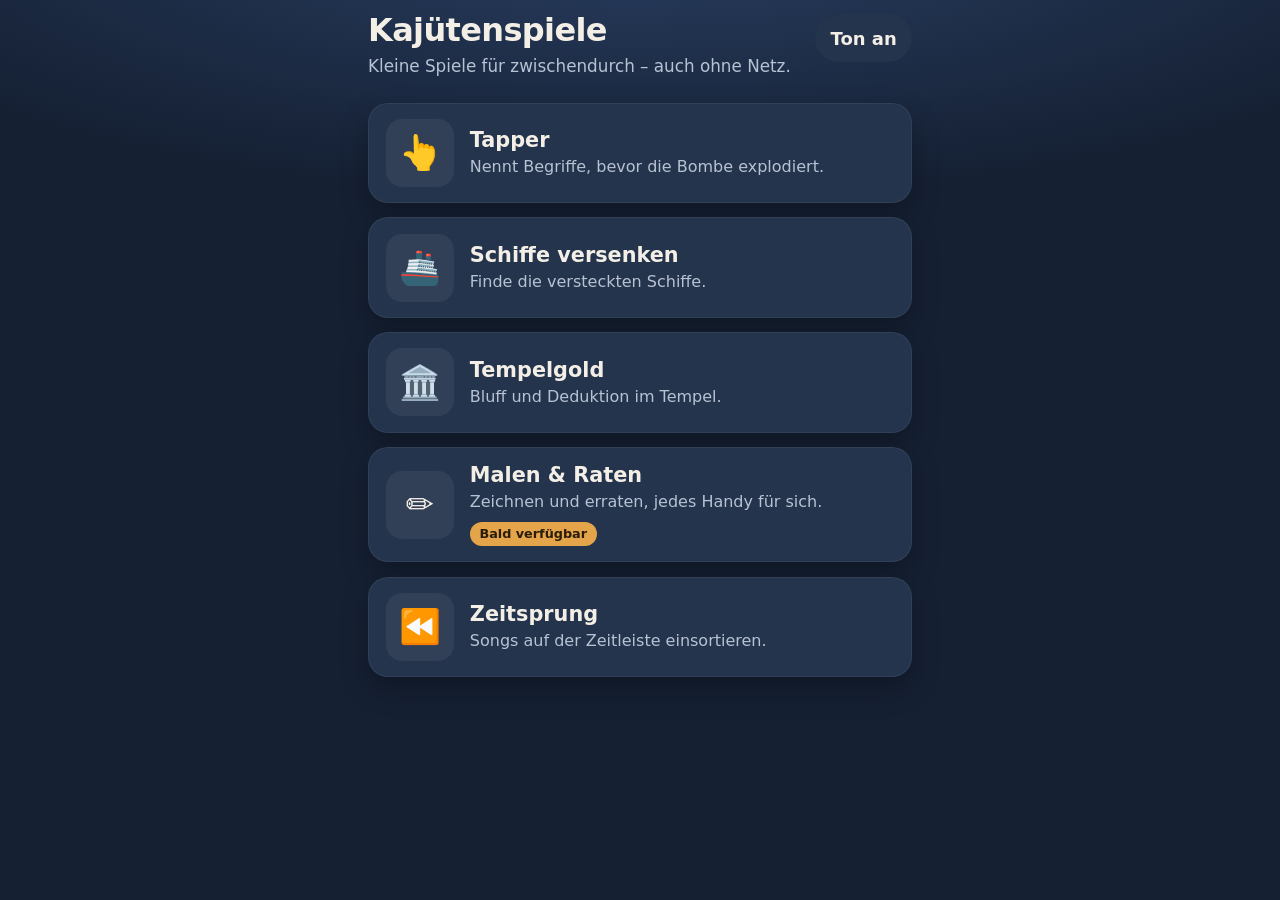
<file: index.html>
<!DOCTYPE html>
<html lang="de">
<head>
  <meta charset="utf-8">
  <meta name="viewport" content="width=device-width, initial-scale=1, viewport-fit=cover, interactive-widget=resizes-content">
  <meta name="color-scheme" content="dark">
  <meta name="theme-color" content="#152033">
  <meta name="description" content="Kajütenspiele – kleine Spiele, auch ohne Internet.">
  <meta name="mobile-web-app-capable" content="yes">
  <meta name="apple-mobile-web-app-capable" content="yes">
  <meta name="apple-mobile-web-app-status-bar-style" content="black-translucent">
  <meta name="apple-mobile-web-app-title" content="Kajütenspiele">
  <title>Kajütenspiele</title>
  <link rel="icon" href="./icons/icon-192.png" type="image/png">
  <link rel="apple-touch-icon" href="./icons/apple-touch-icon.png">
  <link rel="manifest" href="./manifest.json">
  <link rel="stylesheet" href="./shared/styles.css">
</head>
<body class="page">
  <!-- Sichtbarer Titel kommt aus shared/games.js (APP_NAME). -->
  <div id="app" class="shell"></div>
  <noscript>
    <p class="tagline">Kajütenspiele brauchen JavaScript.</p>
  </noscript>
  <script type="module" src="./shared/hub.js"></script>
</body>
</html>
</file>
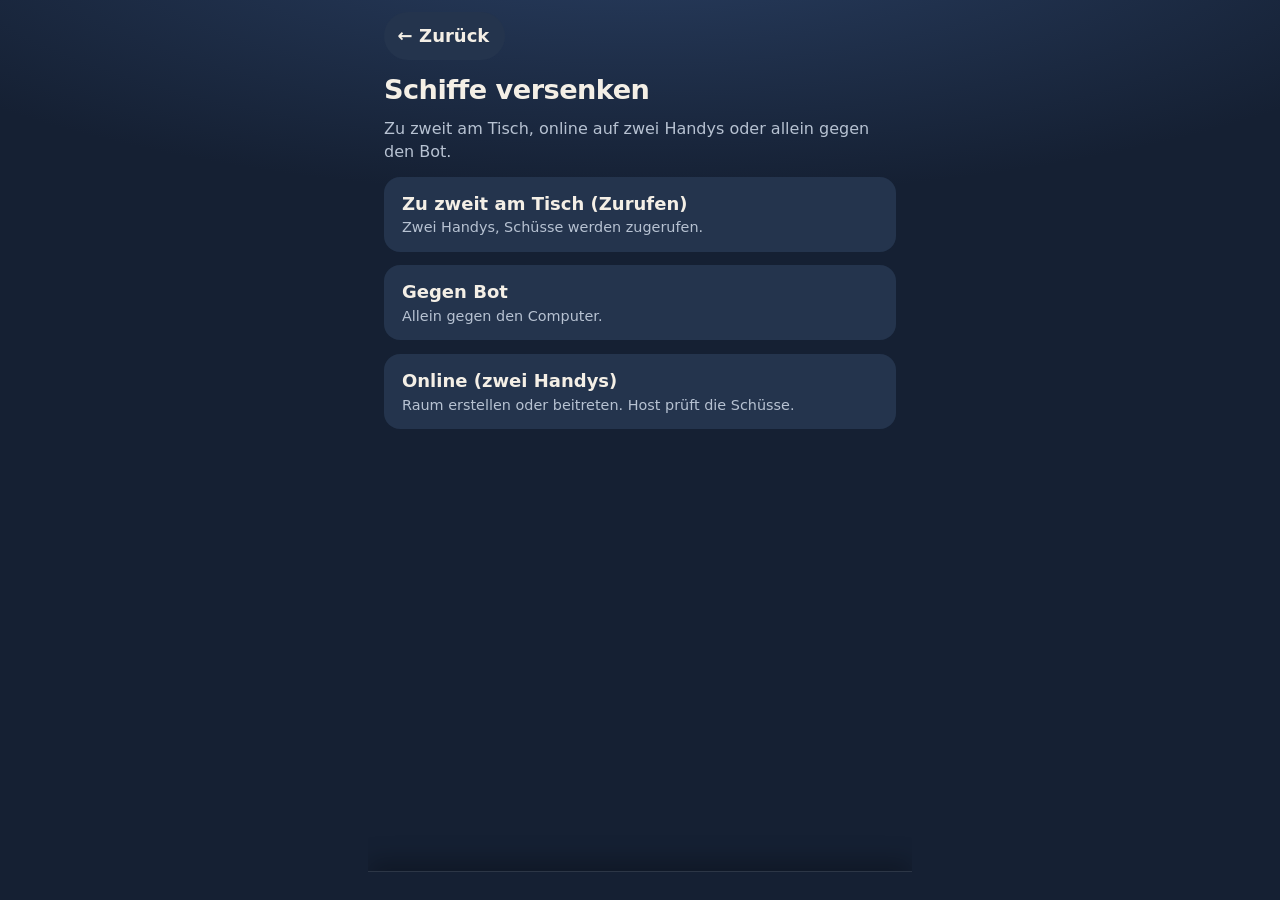
<file: games/schiffe/index.html>
<!DOCTYPE html>
<html lang="de">
<head>
  <meta charset="utf-8">
  <meta name="viewport" content="width=device-width, initial-scale=1, viewport-fit=cover, interactive-widget=resizes-content">
  <meta name="color-scheme" content="dark">
  <meta name="theme-color" content="#152033">
  <meta name="description" content="Schiffe versenken – Schüsse zurufen, die App wertet aus.">
  <meta name="mobile-web-app-capable" content="yes">
  <meta name="apple-mobile-web-app-capable" content="yes">
  <meta name="apple-mobile-web-app-status-bar-style" content="black-translucent">
  <meta name="apple-mobile-web-app-title" content="Kajütenspiele">
  <title>Schiffe versenken – Kajütenspiele</title>
  <script>
    (function () {
      var path = location.pathname;
      var dir = path.endsWith("/")
        ? path
        : path.slice(path.lastIndexOf("/") + 1).indexOf(".") >= 0
          ? path.slice(0, path.lastIndexOf("/") + 1)
          : path + "/";
      var base = document.createElement("base");
      base.href = dir;
      document.head.appendChild(base);
    })();
  </script>
  <link rel="icon" href="../../icons/icon-192.png" type="image/png">
  <link rel="apple-touch-icon" href="../../icons/apple-touch-icon.png">
  <link rel="manifest" href="../../manifest.json">
  <link rel="stylesheet" href="../../shared/styles.css">
  <link rel="stylesheet" href="./game.css">
</head>
<body class="page schiffe">
  <div id="app"></div>
  <script type="module" src="./ui.js"></script>
</body>
</html>
</file>
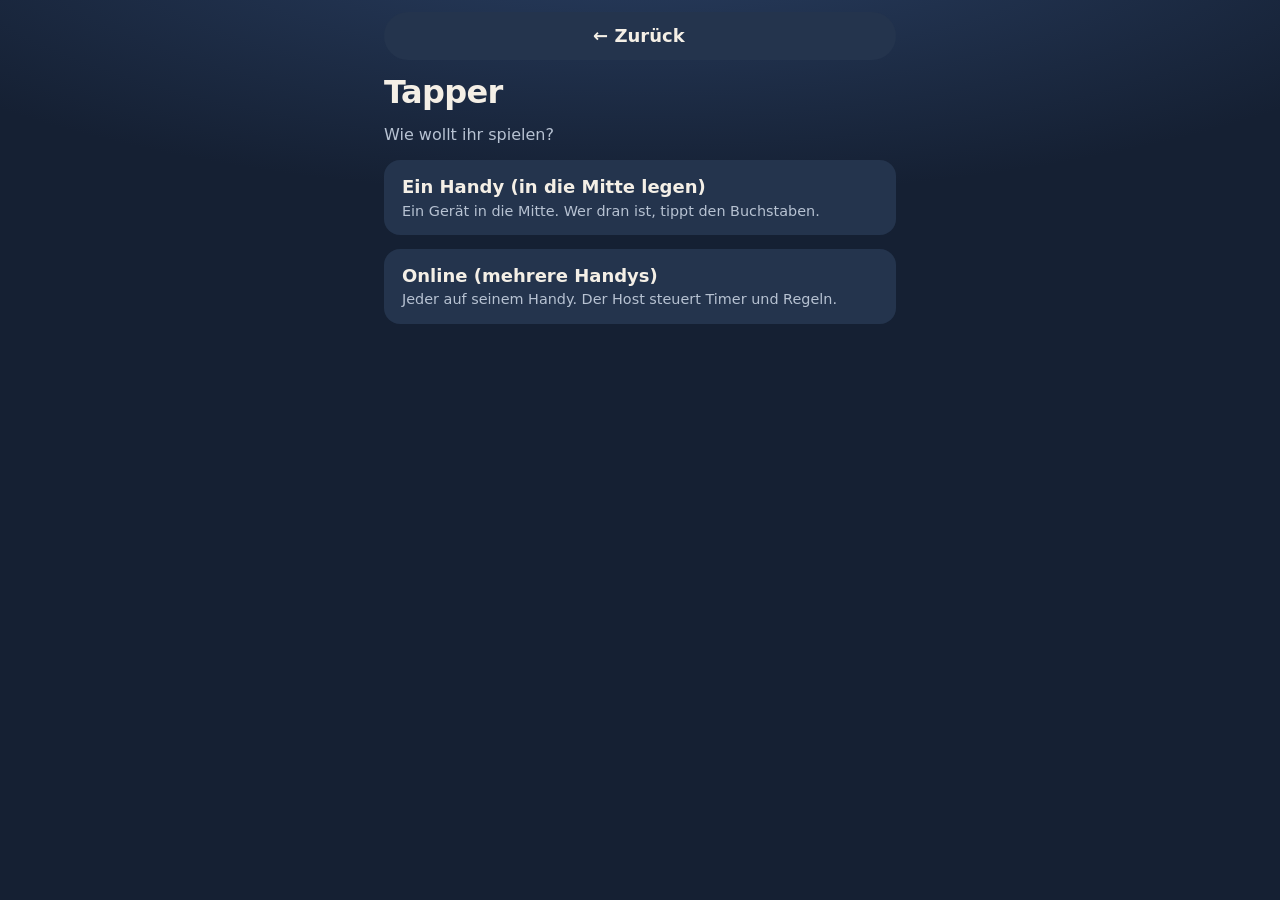
<file: games/tapper/index.html>
<!DOCTYPE html>
<html lang="de">
<head>
  <meta charset="utf-8">
  <meta name="viewport" content="width=device-width, initial-scale=1, viewport-fit=cover, interactive-widget=resizes-content">
  <meta name="color-scheme" content="dark">
  <meta name="theme-color" content="#152033">
  <meta name="description" content="Tapper – Begriffe nennen, bevor die Bombe tickt.">
  <meta name="mobile-web-app-capable" content="yes">
  <meta name="apple-mobile-web-app-capable" content="yes">
  <meta name="apple-mobile-web-app-status-bar-style" content="black-translucent">
  <meta name="apple-mobile-web-app-title" content="Kajütenspiele">
  <title>Tapper – Kajütenspiele</title>
  <script>
    (function () {
      var path = location.pathname;
      var dir = path.endsWith("/")
        ? path
        : path.slice(path.lastIndexOf("/") + 1).indexOf(".") >= 0
          ? path.slice(0, path.lastIndexOf("/") + 1)
          : path + "/";
      var base = document.createElement("base");
      base.href = dir;
      document.head.appendChild(base);
    })();
  </script>
  <link rel="icon" href="../../icons/icon-192.png" type="image/png">
  <link rel="apple-touch-icon" href="../../icons/apple-touch-icon.png">
  <link rel="manifest" href="../../manifest.json">
  <link rel="stylesheet" href="../../shared/styles.css">
  <link rel="stylesheet" href="./game.css">
</head>
<body class="page tapper">
  <div id="app"></div>
  <script type="module" src="./ui.js"></script>
</body>
</html>
</file>
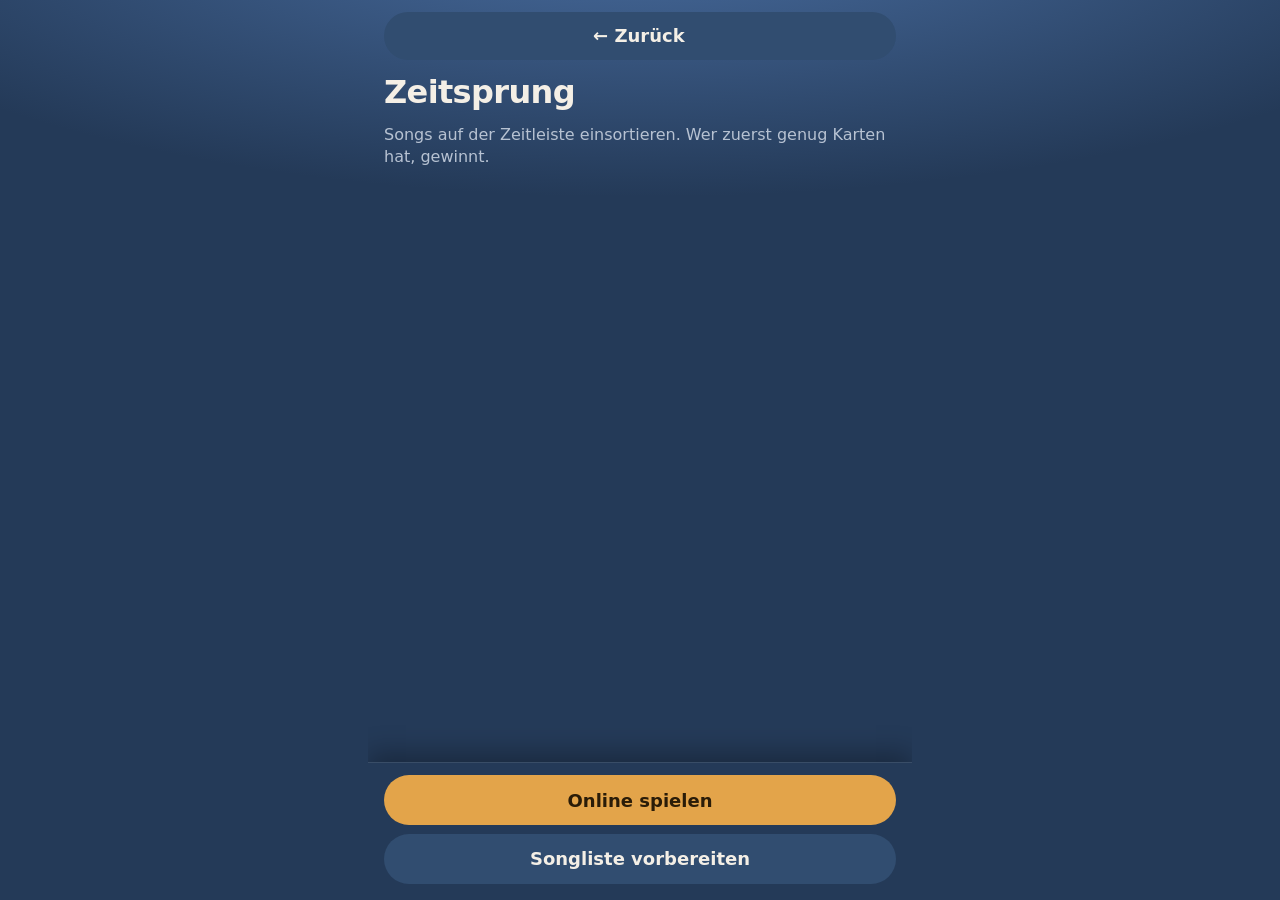
<file: games/zeitsprung/index.html>
<!DOCTYPE html>
<html lang="de">
<head>
  <meta charset="utf-8">
  <meta name="viewport" content="width=device-width, initial-scale=1, viewport-fit=cover, interactive-widget=resizes-content">
  <meta name="color-scheme" content="dark">
  <meta name="theme-color" content="#152033">
  <meta name="description" content="Zeitsprung – Songs auf der Zeitleiste einsortieren.">
  <meta name="mobile-web-app-capable" content="yes">
  <meta name="apple-mobile-web-app-capable" content="yes">
  <meta name="apple-mobile-web-app-status-bar-style" content="black-translucent">
  <meta name="apple-mobile-web-app-title" content="Kajütenspiele">
  <title>Zeitsprung – Kajütenspiele</title>
  <script>
    (function () {
      var path = location.pathname;
      var dir = path.endsWith("/")
        ? path
        : path.slice(path.lastIndexOf("/") + 1).indexOf(".") >= 0
          ? path.slice(0, path.lastIndexOf("/") + 1)
          : path + "/";
      var base = document.createElement("base");
      base.href = dir;
      document.head.appendChild(base);
    })();
  </script>
  <link rel="icon" href="../../icons/icon-192.png" type="image/png">
  <link rel="apple-touch-icon" href="../../icons/apple-touch-icon.png">
  <link rel="manifest" href="../../manifest.json">
  <link rel="stylesheet" href="../../shared/styles.css">
  <link rel="stylesheet" href="./game.css">
</head>
<body class="page zeitsprung">
  <div id="app"></div>
  <script type="module" src="./ui.js"></script>
</body>
</html>
</file>
<file: shared/styles.css>
:root {
  color-scheme: dark;
  --bg: #152033;
  --bg-glow: #2a4064;
  --surface: #24344d;
  --surface-hover: #2d4060;
  --text: #f4efe6;
  --muted: #b7c2d2;
  --accent: #e3a44a;
  --accent-ink: #2a1c08;
  --radius: 1.25rem;
  --shadow: 0 12px 28px rgba(0, 0, 0, 0.28);
  --font: "Segoe UI", system-ui, sans-serif;
  --safe-top: env(safe-area-inset-top, 0px);
  --safe-right: env(safe-area-inset-right, 0px);
  --safe-bottom: env(safe-area-inset-bottom, 0px);
  --safe-left: env(safe-area-inset-left, 0px);
  --dock-bottom: calc(16px + env(safe-area-inset-bottom, 0px));
  --page-bottom: var(--dock-bottom);
  --page-pad-x: 1rem;
}

*,
*::before,
*::after {
  box-sizing: border-box;
}

* {
  -webkit-tap-highlight-color: transparent;
}

html,
body {
  height: 100%;
  margin: 0;
  overflow: hidden;
  touch-action: manipulation;
  overscroll-behavior: none;
  user-select: none;
  -webkit-user-select: none;
  -webkit-touch-callout: none;
}

html {
  color-scheme: dark;
  background: var(--bg);
}

body {
  background:
    radial-gradient(120% 55% at 50% -10%, var(--bg-glow) 0%, transparent 58%),
    var(--bg);
  color: var(--text);
  font-family: var(--font);
  font-size: 18px;
  line-height: 1.4;
  text-size-adjust: 100%;
  -webkit-text-size-adjust: 100%;
}

/* Füllt das sichtbare Fenster – kein 100vh/100dvh, sonst schiebt Padding die Leiste hinter die Nav. */
#app {
  position: fixed;
  inset: 0;
  display: flex;
  flex-direction: column;
  overflow: hidden;
}

body.has-update #app {
  padding-bottom: 4.75rem;
}

button,
a {
  touch-action: manipulation;
}

:focus {
  outline: none;
}

:focus-visible {
  outline: 3px solid var(--accent);
  outline-offset: 3px;
}

#app.shell {
  overflow-x: hidden;
  overflow-y: auto;
  overscroll-behavior: contain;
  -webkit-overflow-scrolling: touch;
  padding: calc(0.75rem + var(--safe-top)) var(--page-pad-x) var(--dock-bottom);
}

.shell > .hub-header,
.shell > main {
  width: min(100%, 34rem);
  margin-inline: auto;
}

h1,
h2,
p {
  margin: 0;
}

.hub-header {
  display: flex;
  align-items: flex-start;
  justify-content: space-between;
  gap: 1rem;
  margin-bottom: 1.5rem;
}

.hub-heading {
  min-width: 0;
  flex: 1;
}

h1 {
  font-size: 2rem;
  line-height: 1.15;
  letter-spacing: -0.02em;
}

.tagline {
  margin-top: 0.4rem;
  color: var(--muted);
  font-size: 1.05rem;
}

.sound-toggle,
.back,
.update-banner button {
  min-height: 48px;
  min-width: 48px;
  border: 0;
  border-radius: 999px;
  background: var(--surface);
  color: var(--text);
  font: inherit;
  font-weight: 700;
  cursor: pointer;
}

.sound-toggle {
  flex: 0 0 auto;
  margin-top: 0.15rem;
  padding: 0 0.95rem;
}

.sound-toggle[aria-pressed="false"] {
  color: var(--muted);
}

.tiles {
  list-style: none;
  margin: 0;
  padding: 0;
  display: flex;
  flex-direction: column;
  gap: 0.9rem;
}

.tile {
  display: flex;
  align-items: center;
  gap: 1rem;
  min-height: 6.25rem;
  padding: 0.95rem 1.05rem;
  border: 1px solid rgba(255, 255, 255, 0.06);
  border-radius: var(--radius);
  background: var(--surface);
  box-shadow: var(--shadow);
  color: inherit;
  text-decoration: none;
  cursor: pointer;
}

.tile-emoji {
  flex: 0 0 auto;
  width: 4.25rem;
  height: 4.25rem;
  display: grid;
  place-items: center;
  border-radius: 1rem;
  background: rgba(255, 255, 255, 0.06);
  font-size: 2.1rem;
  line-height: 1;
}

.tile-text {
  display: flex;
  flex-direction: column;
  align-items: flex-start;
  gap: 0.2rem;
  min-width: 0;
}

.tile-name {
  font-size: 1.3rem;
  line-height: 1.2;
}

.tile-desc {
  color: var(--muted);
  font-size: 1rem;
  line-height: 1.35;
}

.badge {
  display: inline-block;
  margin-top: 0.35rem;
  padding: 0.2rem 0.6rem;
  border-radius: 999px;
  background: var(--accent);
  color: var(--accent-ink);
  font-size: 0.8rem;
  font-weight: 700;
  line-height: 1.4;
}

@media (hover: hover) {
  .tile:hover,
  .back:hover,
  .sound-toggle:hover {
    background: var(--surface-hover);
  }
}

.tile:active,
.back:active,
.sound-toggle:active,
.update-banner button:active {
  transform: scale(0.985);
}

body.page .shell {
  display: flex;
  flex-direction: column;
}

body.schiffe #app,
body.tapper #app,
body.online-test #app,
body.spotify-test #app {
  padding-top: var(--safe-top);
  padding-left: var(--safe-left);
  padding-right: var(--safe-right);
}

.screen {
  flex: 1;
  min-height: 0;
  width: min(100%, 34rem);
  margin-inline: auto;
  display: flex;
  flex-direction: column;
  overflow: hidden;
}

.screen-body {
  flex: 1;
  min-height: 0;
  overflow-x: hidden;
  overflow-y: auto;
  overscroll-behavior: contain;
  -webkit-overflow-scrolling: touch;
  padding: 0.75rem var(--page-pad-x) 1rem;
  display: flex;
  flex-direction: column;
  gap: 0.85rem;
  align-items: stretch;
}

/* In scrollbaren Bereichen nichts zusammendrücken – Höhe folgt dem Inhalt. */
.screen-body > *,
.screen-body .choices,
.screen-body .stack,
.screen-body .choice,
.screen-body .switch-row,
.screen-body .note,
.screen-body .player-row,
.screen-body .preset,
.screen-body .lobby-settings,
.screen-body .lobby-settings-body > *,
.screen-body .lobby-player,
.screen-body .group-label,
.screen-body .stepper,
.screen-body .counter,
.screen-body .mini-ships,
.shell > * {
  flex-shrink: 0;
}

.screen-dock {
  flex-shrink: 0;
  display: flex;
  flex-direction: column;
  gap: 0.55rem;
  padding: 0.75rem var(--page-pad-x) var(--dock-bottom);
  background: var(--bg);
  border-top: 1px solid rgba(244, 239, 230, 0.1);
  box-shadow: 0 -10px 24px rgba(0, 0, 0, 0.28);
  position: relative;
  z-index: 5;
}

.screen-dock > * {
  flex-shrink: 0;
}

.screen-dock .btn,
.screen-dock .btn.primary {
  width: 100%;
}

/* Spiel-Root ohne Dock (Kampf, Platzieren): unterer Abstand am Inhalt. */
body.schiffe #app:not(:has(> .screen)),
body.tapper #app:not(:has(> .screen)),
body.tempel #app:not(:has(> .screen)),
body.online-test #app:not(:has(> .screen)),
body.spotify-test #app:not(:has(> .screen)) {
  padding-bottom: var(--dock-bottom);
}

.topbar {
  display: flex;
  align-items: center;
  min-height: 48px;
}

.back {
  display: inline-flex;
  align-items: center;
  justify-content: center;
  gap: 0.4rem;
  padding: 0 1rem 0 0.85rem;
  text-decoration: none;
}

.placeholder {
  flex: 1;
  display: flex;
  flex-direction: column;
  align-items: center;
  justify-content: center;
  text-align: center;
  gap: 0.55rem;
  padding: 2rem 0.5rem 3rem;
}

.placeholder-emoji {
  font-size: 4.5rem;
  line-height: 1;
}

.placeholder h1 {
  max-width: 16ch;
  font-size: 1.85rem;
  text-wrap: balance;
}

.soon-note {
  color: var(--muted);
  font-size: 1.3rem;
}

.update-banner {
  position: fixed;
  z-index: 20;
  left: max(1rem, var(--safe-left));
  right: max(1rem, var(--safe-right));
  bottom: var(--dock-bottom);
  display: flex;
  justify-content: center;
}

.update-banner button {
  width: min(100%, 28rem);
  padding: 0.75rem 1rem;
  background: var(--accent);
  color: var(--accent-ink);
  box-shadow: var(--shadow);
  line-height: 1.3;
}

.update-banner button:disabled {
  opacity: 0.75;
}

@media (prefers-reduced-motion: reduce) {
  .tile:active,
  .back:active,
  .sound-toggle:active,
  .update-banner button:active,
  .btn:active,
  .choice:active,
  a.back:active,
  .btn.is-pressed,
  .choice.is-pressed,
  a.back.is-pressed {
    transform: none;
  }
}

.lead {
  color: var(--muted);
  font-size: 1rem;
}

.btn {
  min-height: 48px;
  padding: 0.65rem 0.9rem;
  border: 2px solid transparent;
  border-radius: 999px;
  background: var(--surface);
  color: var(--text);
  font: inherit;
  font-weight: 700;
  cursor: pointer;
}

.btn.primary {
  background: var(--accent);
  color: var(--accent-ink);
}

.btn:active,
.choice:active,
a.back:active,
.btn.is-pressed,
.choice.is-pressed,
a.back.is-pressed {
  transform: scale(0.97);
  filter: brightness(1.18);
}

.btn.primary:active,
.btn.primary.is-pressed {
  filter: brightness(0.9);
}

.btn:disabled,
.btn:disabled:active,
.btn:disabled.is-pressed {
  opacity: 0.35;
  cursor: default;
  transform: none;
  filter: none;
}

.btn-row {
  display: flex;
  flex-wrap: wrap;
  gap: 0.5rem;
}

.btn-row .btn {
  flex: 1 1 auto;
}

.text-input {
  width: 100%;
  min-height: 48px;
  border: 0;
  border-radius: 0.8rem;
  padding: 0.55rem 0.8rem;
  background: #101826;
  color: var(--text);
  font: inherit;
  font-weight: 700;
  user-select: text;
  -webkit-user-select: text;
}

.note {
  margin: 0;
  padding: 0.7rem 0.9rem;
  border-radius: 0.8rem;
  background: #243044;
}

.note.is-bad {
  background: #5c2e2e;
}

.net-status {
  flex: 0 0 auto;
  padding: 0.2rem 0.65rem;
  border-radius: 999px;
  font-size: 0.8rem;
  font-weight: 700;
  line-height: 1.4;
  background: #5c2e2e;
  color: #f4efe6;
}

.net-status.is-on {
  background: #1f4a34;
}

.net-status.is-off {
  background: #5c2e2e;
}

.choices,
.stack {
  display: flex;
  flex-direction: column;
  gap: 0.6rem;
  flex-shrink: 0;
}

.choice,
.switch-row {
  display: block;
  width: 100%;
  flex-shrink: 0;
  flex-grow: 0;
  height: auto;
  min-height: 48px;
  max-height: none;
  padding: 0.75rem 1rem;
  border: 2px solid transparent;
  border-radius: 1rem;
  background: var(--surface);
  color: var(--text);
  font: inherit;
  font-weight: 700;
  text-align: left;
  cursor: pointer;
  overflow: visible;
  white-space: normal;
  overflow-wrap: anywhere;
  word-break: break-word;
}

.choice small,
.switch-row small {
  display: block;
  margin-top: 0.15rem;
  color: var(--muted);
  font-weight: 500;
  font-size: 0.9rem;
  line-height: 1.35;
  white-space: normal;
  overflow: visible;
}

.choice strong,
.switch-row strong {
  display: block;
  white-space: normal;
}

.choice.is-on,
.switch-row.is-on {
  border-color: var(--accent);
}

.group-label {
  margin: 0.2rem 0 0;
  color: var(--muted);
  font-size: 0.95rem;
  flex-shrink: 0;
}

.lobby-kicker {
  margin: 0;
  color: var(--muted);
  font-size: 0.95rem;
}

.lobby-settings {
  border-radius: 1rem;
  background: var(--surface);
  padding: 0.35rem 0.85rem 0.85rem;
}

.lobby-settings > summary {
  min-height: 48px;
  display: flex;
  align-items: center;
  font-weight: 700;
  cursor: pointer;
}

.lobby-settings-body {
  display: flex;
  flex-direction: column;
  gap: 0.7rem;
  padding-top: 0.35rem;
}

.lobby-settings-sum {
  margin: 0;
  color: var(--muted);
  font-size: 0.95rem;
  font-weight: 700;
  line-height: 1.35;
}

.lobby-top {
  display: flex;
  align-items: center;
  justify-content: space-between;
  gap: 0.75rem;
}

.lobby-top-tools {
  display: flex;
  align-items: center;
  gap: 0.4rem;
}

.lobby-field {
  display: flex;
  flex-direction: column;
  gap: 0.35rem;
  color: var(--muted);
  font-size: 0.95rem;
  font-weight: 700;
}

.lobby-code {
  margin: 0;
  font-size: 2.6rem;
  font-weight: 800;
  letter-spacing: 0.22em;
  line-height: 1.1;
  text-align: center;
  user-select: text;
  -webkit-user-select: text;
}

.lobby-qr {
  align-self: center;
  width: min(100%, 14rem);
  padding: 0.7rem;
  border-radius: 1rem;
  background: #ffffff;
  color-scheme: only light;
  forced-color-adjust: none;
  -webkit-forced-color-adjust: none;
}

.lobby-qr svg {
  display: block;
  width: 100%;
  height: auto;
  background: #ffffff;
  color-scheme: only light;
  forced-color-adjust: none;
  -webkit-forced-color-adjust: none;
}

.lobby-list-title {
  margin-top: 0.4rem;
  font-size: 1.15rem;
}

.lobby-players {
  list-style: none;
  margin: 0;
  padding: 0;
  display: flex;
  flex-direction: column;
  gap: 0.45rem;
}

.lobby-player {
  display: flex;
  align-items: center;
  gap: 0.7rem;
  min-height: 48px;
  padding: 0.45rem 0.7rem;
  border-radius: 0.9rem;
  background: var(--surface);
}

.lobby-dot {
  width: 0.7rem;
  height: 0.7rem;
  border-radius: 50%;
  background: #7a8798;
  flex: 0 0 auto;
}

.lobby-dot.is-on {
  background: #5dca8a;
}

.lobby-player-info {
  flex: 1;
  min-width: 0;
  display: flex;
  flex-direction: column;
}

.lobby-player-name {
  font-weight: 700;
}

.lobby-player-meta {
  color: var(--muted);
  font-size: 0.85rem;
  font-weight: 500;
}

.lobby-player-tools {
  display: flex;
  gap: 0.3rem;
}

.btn.lobby-icon {
  min-width: 48px;
  padding: 0;
}

.lobby-hint {
  margin: 0;
  color: var(--accent);
  font-weight: 700;
}

.screen-dock .note,
.screen-dock .lobby-hint {
  flex-shrink: 0;
}

.play-log {
  margin: 0;
  padding: 0.7rem 0.9rem;
  border-radius: 0.8rem;
  background: #101826;
  font-size: 0.95rem;
  white-space: pre-wrap;
  user-select: text;
  -webkit-user-select: text;
}

.dialog-back {
  position: fixed;
  inset: 0;
  z-index: 40;
  display: grid;
  place-items: center;
  padding: 1rem;
  background: rgba(8, 14, 24, 0.88);
}

.dialog {
  width: min(100%, 22rem);
  display: flex;
  flex-direction: column;
  gap: 0.75rem;
  padding: 1rem;
  border-radius: 1.1rem;
  background: var(--surface);
  box-shadow: var(--shadow);
}

.dialog p {
  margin: 0;
}

.room-menu {
  position: relative;
  flex: 0 0 auto;
  z-index: 8;
}

.room-menu-btn {
  width: 48px;
  min-width: 48px;
  padding: 0;
  font-size: 1.35rem;
  line-height: 1;
  letter-spacing: 0;
}

.room-menu-pop {
  position: absolute;
  right: 0;
  top: calc(100% + 0.35rem);
  z-index: 9;
  min-width: 12.5rem;
  padding: 0.35rem;
  border-radius: 0.9rem;
  background: var(--surface);
  box-shadow: var(--shadow);
}

.room-menu-pop .btn {
  width: 100%;
}

.room-menu-ver {
  margin: 0.35rem 0.2rem 0.1rem;
  font-size: 0.68rem;
  font-weight: 600;
  letter-spacing: 0.02em;
  opacity: 0.55;
  text-align: center;
  user-select: text;
  -webkit-user-select: text;
}

body.spotify-test hr.spotify-rule {
  border: 0;
  border-top: 1px solid rgba(244, 239, 230, 0.12);
  margin: 0.4rem 0 0;
}

body.spotify-test .spotify-uri {
  user-select: text;
  -webkit-user-select: text;
  overflow-wrap: anywhere;
}

body.spotify-test .spotify-account {
  font-weight: 600;
}

body.spotify-test .spotify-plays-on {
  font-weight: 700;
  font-size: 1.05rem;
}

body.spotify-test .spotify-sleep-hint {
  margin: 0.75rem 0;
  padding: 0.85rem 1rem;
  font-size: 1.15rem;
  font-weight: 700;
  line-height: 1.35;
  color: var(--bad, #b42318);
  background: rgba(180, 35, 24, 0.12);
  border: 2px solid rgba(180, 35, 24, 0.45);
  border-radius: 0.5rem;
}

body.spotify-test .switch-row {
  display: flex;
  align-items: center;
  gap: 0.65rem;
}

body.spotify-test .switch-row input {
  width: 1.25rem;
  height: 1.25rem;
  flex: 0 0 auto;
}

body.spotify-test .mute-btn {
  width: 48px;
  min-width: 48px;
  padding: 0;
  display: grid;
  place-items: center;
}

body.spotify-test .mute-btn.is-muted {
  border-color: var(--accent);
  color: var(--accent);
}

body.spotify-test .mute-btn svg {
  display: block;
}

body.spotify-test .spotify-diagnose {
  max-height: 14rem;
  overflow: auto;
  font-size: 0.8rem;
  line-height: 1.35;
}

/* Keine verschachtelten Scrollbereiche: Lobby/Raum fließen in der Seitenliste. */
body.spotify-test .spotify-online,
body.spotify-test .spotify-online-flat,
body.spotify-test .spotify-online-panel {
  display: flex;
  flex-direction: column;
  gap: 0.85rem;
}

body.spotify-test [data-online].lobby,
body.spotify-test [data-online] {
  min-height: 0;
}

body.spotify-test [data-online] > .screen {
  width: 100%;
  height: auto;
  min-height: 0;
  flex: none;
  overflow: visible;
}

body.spotify-test [data-online] > .screen > .screen-body {
  overflow: visible;
  flex: none;
  min-height: 0;
  max-height: none;
  padding-left: 0;
  padding-right: 0;
}

body.spotify-test [data-online] > .screen > .screen-dock {
  position: static;
  box-shadow: none;
  border-top: 1px solid rgba(244, 239, 230, 0.1);
  padding-left: 0;
  padding-right: 0;
  padding-bottom: 0;
  background: transparent;
}

body.spotify-test .spotify-diagnose-box {
  margin-top: 0.75rem;
  border-top: 1px solid rgba(244, 239, 230, 0.12);
  padding-top: 0.5rem;
}

body.spotify-test .spotify-diagnose-box > summary {
  cursor: pointer;
  font-weight: 700;
  list-style: none;
}

body.spotify-test .spotify-diagnose-box > summary::-webkit-details-marker {
  display: none;
}

/* Orientierung: rein informativ (iOS kann nicht locken). */
.orientation-lock {
  position: fixed;
  inset: 0;
  z-index: 10000;
  display: grid;
  place-items: center;
  padding: max(1.5rem, var(--safe-top)) max(1.5rem, var(--safe-right)) max(1.5rem, var(--safe-bottom))
    max(1.5rem, var(--safe-left));
  background: rgba(21, 32, 51, 0.96);
  color: var(--ink, #f4efe6);
  text-align: center;
  pointer-events: none;
}

.orientation-lock[hidden] {
  display: none !important;
}

.orientation-lock p {
  margin: 0;
  font-size: 1.35rem;
  font-weight: 700;
  line-height: 1.35;
  max-width: 16rem;
}

html.orientation-wrong body {
  overflow: hidden;
}
</file>
<file: games/schiffe/game.css>
body.schiffe #app {
  overflow: hidden;
}

body.schiffe.is-battle .battle {
  width: min(100%, 42rem);
  margin-inline: auto;
}

.setup:not(.screen),
.end-screen {
  width: min(100%, 34rem);
  margin-inline: auto;
  padding: 0.75rem var(--page-pad-x, 1rem) 1.25rem;
  display: flex;
  flex-direction: column;
  gap: 0.85rem;
  flex: 1;
  min-height: 0;
  overflow: auto;
  -webkit-overflow-scrolling: touch;
}

.setup.screen {
  width: min(100%, 34rem);
}

.setup > .back,
.setup .screen-body > .back,
.end-screen > .back {
  align-self: flex-start;
}

.setup h1,
.end-screen h1,
.place h1 {
  font-size: 1.7rem;
}

.end-screen h2 {
  font-size: 1.15rem;
}

.lead {
  color: var(--muted);
  font-size: 1rem;
}

.btn,
.ship-chip,
.mark-menu button {
  min-height: 48px;
  border: 2px solid transparent;
  border-radius: 1rem;
  background: var(--surface);
  color: var(--text);
  font: inherit;
  font-weight: 700;
  cursor: pointer;
}

.choice.is-on,
.ship-chip.is-on {
  border-color: var(--accent);
}

.btn {
  padding: 0.65rem 0.9rem;
  border-radius: 999px;
}

.btn.primary {
  background: var(--accent);
  color: var(--accent-ink);
}

.btn:disabled,
.btn:disabled:active {
  opacity: 0.4;
  cursor: default;
  transform: none;
}

.btn-row {
  display: flex;
  flex-wrap: wrap;
  gap: 0.5rem;
}

.btn-row .btn {
  flex: 1 1 auto;
}

.place {
  width: min(100%, 36rem);
  margin-inline: auto;
  padding: 0.5rem 0.75rem 1.25rem;
  display: flex;
  flex-direction: column;
  gap: 0.7rem;
  align-items: center;
  flex: 1;
  min-height: 0;
  overflow: auto;
  -webkit-overflow-scrolling: touch;
}

.place-tools,
.dock,
.place .btn.primary {
  width: min(100%, calc(var(--label) + var(--cols, 10) * var(--cell)));
}

.dock {
  display: flex;
  flex-wrap: wrap;
  gap: 0.45rem;
}

.ship-chip {
  display: inline-flex;
  align-items: center;
  gap: 0.4rem;
  padding: 0.35rem 0.7rem;
}

.battle-bar {
  display: flex;
  flex-wrap: wrap;
  align-items: center;
  gap: 0.4rem;
  padding: 0.25rem 0.5rem 0.15rem;
}

.battle-bar .spacer {
  flex: 1;
}

.battle-bar .btn {
  min-height: 48px;
  padding: 0 0.75rem;
  font-size: 0.95rem;
}

.battle {
  flex: 1;
  min-height: 0;
  display: flex;
  flex-direction: column;
  justify-content: center;
  align-items: center;
  gap: 2px;
  padding: 0 0.35rem 0.25rem;
  overflow: hidden;
}

.board-block {
  display: flex;
  flex-direction: column;
  align-items: center;
  max-width: 100%;
}

.board-title {
  margin: 0;
  font-size: 0.82rem;
  font-weight: 700;
  letter-spacing: 0.02em;
  line-height: 1.2;
}

.code-hint {
  margin: 0.35rem 0 0;
  color: var(--muted);
  font-size: 0.9rem;
  font-weight: 600;
  line-height: 1.35;
}

.game-code-block {
  display: flex;
  flex-direction: column;
  gap: 0.2rem;
}

.bot-banner.your-turn {
  color: var(--accent);
}

.bot-banner.wait-banner {
  background: #3a2a14;
}

.bot-banner {
  margin: 0;
  width: min(100%, calc(var(--label) + var(--cols, 10) * var(--cell)));
  padding: 0.35rem 0.6rem;
  border-radius: 999px;
  background: var(--accent);
  color: var(--accent-ink);
  font-weight: 700;
  text-align: center;
}

.grid.is-locked {
  pointer-events: none;
}

.grid {
  display: grid;
  grid-template-columns: var(--label) repeat(var(--cols, 10), var(--cell));
  grid-template-rows: var(--label) repeat(var(--rows, 10), var(--cell));
  touch-action: manipulation;
}

.coord,
.corner {
  display: grid;
  place-items: center;
  color: var(--muted);
  font-size: calc(var(--cell) * 0.4);
  font-weight: 700;
  line-height: 1;
}

.cell {
  width: var(--cell);
  height: var(--cell);
  padding: 0;
  border: 1px solid rgba(244, 239, 230, 0.16);
  background: #1a3148;
  position: relative;
  color: inherit;
  font: inherit;
  cursor: pointer;
}

.cell.ship {
  background: #3e6b58;
}

.cell.preview-ok {
  background: rgba(227, 164, 74, 0.72);
}

.cell.preview-bad {
  background: #9a3d3d;
}

.cell.is-picked,
.cell.is-flash {
  outline: 2px solid var(--accent);
  outline-offset: -2px;
  z-index: 1;
}

.cell.is-flash {
  background: #e3a44a;
}

.cell.mark-water::after,
.cell.mark-hit::before,
.cell.mark-hit::after,
.cell.mark-sunk::before,
.cell.mark-sunk::after {
  content: "";
  position: absolute;
  pointer-events: none;
}

.cell.mark-water::after {
  width: 30%;
  height: 30%;
  border-radius: 50%;
  background: #8ec8e6;
  inset: 0;
  margin: auto;
}

.cell.mark-water.auto::after {
  width: 34%;
  height: 34%;
  background: transparent;
  box-shadow: inset 0 0 0 2px rgba(142, 200, 230, 0.55);
}

.cell.mark-hit::before,
.cell.mark-hit::after,
.cell.mark-sunk::before,
.cell.mark-sunk::after {
  left: 20%;
  right: 20%;
  top: 46%;
  height: max(2px, calc(var(--cell) * 0.1));
  background: #f7f4ee;
  border-radius: 1px;
}

.cell.mark-hit::before,
.cell.mark-sunk::before {
  transform: rotate(45deg);
}

.cell.mark-hit::after,
.cell.mark-sunk::after {
  transform: rotate(-45deg);
}

.cell.mark-sunk {
  background: #7a3530;
  box-shadow: inset 0 0 0 2px #ffc2b8;
}

.cell.ship.mark-sunk {
  background: #7a3530;
}

.shot-line {
  margin: 0;
  padding: 0.35rem 0.55rem;
  border-radius: 0.55rem;
  font-size: 0.95rem;
  font-weight: 650;
  letter-spacing: 0.01em;
  text-align: center;
  background: rgba(20, 30, 44, 0.92);
  color: var(--text);
}

.shot-line.water {
  color: #8ec8e6;
}

.shot-line.hit {
  color: #f0c27a;
}

.shot-line.sunk {
  color: #ffc2b8;
}

.status {
  width: min(100%, calc(var(--label) + var(--cols, 10) * var(--cell)));
  display: flex;
  flex-direction: column;
  gap: 2px;
  padding: 1px 0;
}

.fleet-row {
  display: flex;
  align-items: center;
  gap: 0.35rem;
  min-height: 16px;
}

.fleet-label {
  flex: 0 0 auto;
  width: 3.2rem;
  color: var(--muted);
  font-size: 0.72rem;
  font-weight: 700;
}

.mini-ships {
  display: flex;
  flex-wrap: wrap;
  gap: 3px 5px;
  min-width: 0;
}

.mini-ship {
  display: inline-flex;
  gap: 1px;
  position: relative;
}

.mini-ship i {
  width: 6px;
  height: 8px;
  border-radius: 1px;
  background: var(--accent);
}

.fleet-row.own .mini-ship i {
  background: #6db892;
}

.mini-ship.sunk i {
  background: #667488;
}

.mini-ship.sunk::after {
  content: "";
  position: absolute;
  left: -1px;
  right: -1px;
  top: 50%;
  height: 2px;
  background: #f4efe6;
  transform: rotate(-16deg);
}

.mark-menu {
  position: fixed;
  z-index: 25;
  left: max(0.5rem, var(--safe-left, 0px));
  right: max(0.5rem, var(--safe-right, 0px));
  bottom: var(--page-bottom, 1rem);
  display: grid;
  grid-template-columns: 1fr 1fr;
  gap: 0.45rem;
  padding: 0.55rem;
  border-radius: 1rem;
  background: #101826;
  box-shadow: var(--shadow);
}

.mark-menu p {
  grid-column: 1 / -1;
  text-align: center;
  font-weight: 700;
}

.announce {
  position: fixed;
  inset: 0;
  z-index: 30;
  display: flex;
  flex-direction: column;
  align-items: center;
  justify-content: center;
  gap: 0.35rem;
  padding: 1rem;
  background: rgba(8, 14, 24, 0.9);
  text-align: center;
}

.announce strong {
  font-size: clamp(3.4rem, 18vw, 7rem);
  line-height: 0.95;
  letter-spacing: 0.03em;
}

.announce span {
  font-size: clamp(1.5rem, 7vw, 2.8rem);
  font-weight: 700;
}

.announce.water strong {
  color: #9fd4ee;
}

.announce.hit strong {
  color: #e3a44a;
}

.announce.sunk strong,
.announce.sunk span {
  color: #ffb1a4;
}

.toast {
  position: fixed;
  z-index: 28;
  left: 50%;
  top: 42%;
  transform: translate(-50%, -50%);
  max-width: calc(100% - 2rem);
  padding: 0.9rem 1.1rem;
  border-radius: 1rem;
  background: #101826;
  color: var(--text);
  font-weight: 700;
  font-size: 1.35rem;
  text-align: center;
  box-shadow: var(--shadow);
}

.dialog-back {
  position: fixed;
  inset: 0;
  z-index: 40;
  display: grid;
  place-items: center;
  padding: 1rem;
  background: rgba(0, 0, 0, 0.55);
}

.dialog {
  width: min(100%, 22rem);
  display: flex;
  flex-direction: column;
  gap: 0.75rem;
  padding: 1.1rem;
  border-radius: var(--radius);
  background: var(--surface);
}

.end-grid {
  --cell: 28px;
  --label: 18px;
  overflow-x: auto;
  align-self: center;
}

.log {
  list-style: none;
  margin: 0;
  padding: 0;
  display: flex;
  flex-direction: column;
  gap: 0.35rem;
}

.log li {
  padding: 0.55rem 0.8rem;
  border-radius: 0.8rem;
  background: var(--surface);
  font-variant-numeric: tabular-nums;
}

.group-label {
  margin: 0.2rem 0 0;
  color: var(--muted);
  font-size: 0.95rem;
}

.game-code {
  margin: 0;
  text-align: center;
  font-weight: 700;
  letter-spacing: 0.14em;
}

.game-code strong {
  font-variant-numeric: tabular-nums;
}

.note {
  margin: 0;
  padding: 0.7rem 0.9rem;
  border-radius: 0.8rem;
  background: #243044;
}

.note.is-bad {
  background: #5c2e2e;
}

.note.is-warn {
  background: #5a4320;
}

.text-input {
  width: 100%;
  min-height: 48px;
  border: 0;
  border-radius: 0.8rem;
  padding: 0.55rem 0.8rem;
  background: #101826;
  color: var(--text);
  font: inherit;
  font-weight: 700;
  letter-spacing: 0.06em;
  user-select: text;
  -webkit-user-select: text;
}

.stepper,
.counter,
.preset {
  display: grid;
  grid-template-columns: 48px 1fr 48px;
  align-items: center;
  gap: 0.45rem;
  min-height: 48px;
}

.counter {
  grid-template-columns: auto 1fr 48px auto 48px;
}

.preset {
  grid-template-columns: 1fr auto;
}

.stepper .btn,
.counter .btn,
.preset .btn {
  min-height: 48px;
  padding-inline: 0.4rem;
}

.counter-name {
  min-width: 0;
}

.counter-value {
  width: 1.4rem;
  text-align: center;
  font-variant-numeric: tabular-nums;
  font-weight: 700;
}

.shape {
  display: inline-grid;
  gap: 1px;
  flex: 0 0 auto;
}

.shape i {
  width: 7px;
  height: 7px;
  border-radius: 1px;
}

.shape i.on {
  background: var(--accent);
}

.fleet-row.own .shape i.on {
  background: #6db892;
}

.shape.sunk {
  position: relative;
}

.shape.sunk i.on {
  background: #667488;
}

.shape.sunk::after {
  content: "";
  position: absolute;
  left: -1px;
  right: -1px;
  top: 50%;
  height: 2px;
  background: #f4efe6;
  transform: rotate(-16deg);
}

.choice.pick {
  display: flex;
  align-items: center;
  gap: 0.7rem;
}

.board-tabs {
  display: grid;
  grid-template-columns: 1fr 1fr;
  gap: 0.4rem;
  width: min(100%, calc(var(--label) + var(--cols, 10) * var(--cell)));
}

.board-tabs button {
  min-height: 48px;
  border: 2px solid transparent;
  border-radius: 999px;
  background: var(--surface);
  color: var(--text);
  font: inherit;
  font-weight: 700;
  cursor: pointer;
}

.board-tabs button.is-on {
  background: var(--accent);
  color: var(--accent-ink);
}

@media (prefers-reduced-motion: reduce) {
  .btn:active,
  .cell:active,
  .choice:active {
    transform: none;
  }
}
</file>
<file: games/tapper/game.css>
body.tapper #app {
  overflow: hidden;
}

.lead {
  color: var(--muted);
  font-size: 1rem;
}

.btn,
.letter,
.mark-menu button {
  min-height: 48px;
  border: 2px solid transparent;
  border-radius: 1rem;
  background: var(--surface);
  color: var(--text);
  font: inherit;
  font-weight: 700;
  cursor: pointer;
}

.btn {
  padding: 0.65rem 0.9rem;
  border-radius: 999px;
}

.btn.primary {
  background: var(--accent);
  color: var(--accent-ink);
}

.btn:disabled,
.btn:disabled:active {
  opacity: 0.35;
  cursor: default;
  transform: none;
}

.letter:disabled {
  cursor: default;
  transform: none;
}

.btn-row {
  display: flex;
  flex-wrap: wrap;
  gap: 0.5rem;
}

.btn-row .btn {
  flex: 1 1 auto;
}

.free-suggestions .btn {
  flex: 0 1 auto;
  font-size: 0.95rem;
}

.note {
  margin: 0;
  padding: 0.7rem 0.9rem;
  border-radius: 0.8rem;
  background: #243044;
}

.note.is-bad {
  background: #5c2e2e;
}

.text-input {
  width: 100%;
  min-height: 48px;
  border: 0;
  border-radius: 0.8rem;
  padding: 0.55rem 0.8rem;
  background: #101826;
  color: var(--text);
  font: inherit;
  font-weight: 700;
  user-select: text;
  -webkit-user-select: text;
}

.player-row,
.preset {
  display: grid;
  align-items: center;
  gap: 0.4rem;
}

.player-row {
  grid-template-columns: 1fr auto auto auto;
}

.preset {
  grid-template-columns: 1fr auto;
}

.player-row .text-input {
  min-width: 0;
}

.letter-toggles {
  display: grid;
  grid-template-columns: repeat(6, 1fr);
  gap: 0.35rem;
}

.letter-toggle {
  min-height: 48px;
  border: 2px solid transparent;
  border-radius: 0.8rem;
  background: var(--surface);
  color: var(--muted);
  font: inherit;
  font-weight: 800;
  cursor: pointer;
}

.letter-toggle.is-on {
  border-color: var(--accent);
  color: var(--text);
}

.play {
  width: min(100%, 36rem);
}

.play.play-ring {
  width: 100%;
  max-width: none;
}

.play.play-ring .ring-stage {
  flex: 1;
  min-height: 0;
  position: relative;
  overflow: hidden;
}

.play.play-ring .letter {
  position: absolute;
  margin: 0;
  min-height: 0;
  height: auto;
  display: flex;
  align-items: center;
  justify-content: center;
  border-radius: 0.85rem;
  transform-origin: center center;
}

.ring-center {
  position: absolute;
  display: flex;
  flex-direction: column;
  align-items: center;
  justify-content: center;
  gap: 0.28rem;
  text-align: center;
  min-height: 0;
  overflow: hidden;
  pointer-events: none;
}

.ring-center .who {
  font-size: clamp(1.35rem, 6vw, 2.1rem);
  font-weight: 800;
}

.ring-center .category {
  font-size: clamp(0.95rem, 3.6vw, 1.35rem);
}

.ring-center .category.is-flip,
.ring-center .who.is-flip {
  transform: rotate(180deg);
}

.ring-center .round-hint {
  font-size: 0.75rem;
  font-weight: 600;
}

.ring-menu-btn {
  pointer-events: auto;
  width: 44px;
  min-width: 44px;
  min-height: 44px;
  padding: 0;
  align-self: center;
  font-size: 1.35rem;
  letter-spacing: 0.12em;
  line-height: 1;
}

.ring-actions {
  display: flex;
  flex-direction: column;
  align-items: stretch;
  gap: 0.35rem;
  width: min(100%, 15.5rem);
  pointer-events: auto;
}

.ring-actions .btn {
  min-height: 44px;
  font-size: 0.95rem;
}

.ring-actions .ring-start {
  min-height: 56px;
  font-size: 1.25rem;
}

.ring-actions .ring-other {
  min-height: 36px;
  font-size: 0.85rem;
  font-weight: 700;
  opacity: 0.9;
}

.ring-actions .btn-row .btn {
  min-width: 0;
}

.ring-menu-back .dialog .back {
  min-height: 48px;
  border-radius: 999px;
  background: var(--surface);
  color: var(--text);
  font-weight: 700;
}

html.tapper-ring,
html.tapper-ring body {
  overflow: hidden;
}

.play .screen-body {
  overflow: hidden;
  gap: 0.45rem;
  padding-bottom: 0.35rem;
}

.play-bar {
  display: flex;
  flex-wrap: wrap;
  align-items: center;
  gap: 0.4rem;
}

.play-bar .spacer {
  flex: 1;
}

.your-turn {
  margin: 0;
  text-align: center;
  font-size: clamp(1.7rem, 8vw, 2.8rem);
  font-weight: 800;
  line-height: 1.05;
  letter-spacing: 0.04em;
  color: var(--accent);
  text-wrap: balance;
  animation: your-turn-pulse 1.1s ease-in-out infinite;
}

.who {
  margin: 0;
  text-align: center;
  font-size: clamp(1.8rem, 8vw, 3.2rem);
  line-height: 1.05;
  letter-spacing: -0.03em;
}

.category {
  margin: 0;
  text-align: center;
  font-size: clamp(1.15rem, 4.4vw, 1.7rem);
  font-weight: 800;
  line-height: 1.2;
  text-wrap: balance;
}

.round-hint {
  margin: 0;
  text-align: center;
  color: var(--muted);
  font-size: 0.9rem;
  font-weight: 700;
}

.letters {
  flex: 1;
  min-height: 0;
  display: grid;
  grid-template-columns: repeat(6, minmax(0, 1fr));
  grid-auto-rows: minmax(48px, 1fr);
  gap: 0.35rem;
}

.letter {
  min-height: 0;
  height: 100%;
  border-radius: 0.85rem;
  font-size: clamp(1.1rem, 4.2vw, 1.7rem);
}

.letter.is-locked {
  background: #1a2535;
  color: #667488;
  pointer-events: none;
}

.letter.is-last,
.letter.is-locked.is-last {
  background: var(--accent);
  color: var(--accent-ink);
  box-shadow: 0 0 0 2px rgba(255, 214, 140, 0.95), 0 0 14px rgba(255, 176, 64, 0.65);
  pointer-events: none;
}

.letter.is-watch {
  opacity: 1;
  color: var(--text);
  cursor: default;
}

.pause-back,
.standings-back,
.boom-back,
.dialog-back {
  position: fixed;
  inset: 0;
  z-index: 30;
  display: grid;
  place-items: center;
  padding: 1rem;
  background: rgba(8, 14, 24, 0.88);
}

.pause-back strong {
  font-size: clamp(2.6rem, 12vw, 4.5rem);
  letter-spacing: 0.04em;
}

.boom-back {
  background: #7a1c1c;
  animation: boom-flash 0.7s ease-out;
}

.boom-back .boom-card {
  text-align: center;
  animation: boom-shake 0.45s ease-out;
}

.boom-back h1 {
  font-size: clamp(3.4rem, 18vw, 6rem);
  letter-spacing: 0.04em;
}

.standings-back .dialog,
.dialog {
  width: min(100%, 22rem);
  display: flex;
  flex-direction: column;
  gap: 0.75rem;
  padding: 1.1rem;
  border-radius: var(--radius);
  background: var(--surface);
}

.rank {
  list-style: none;
  margin: 0;
  padding: 0;
  display: flex;
  flex-direction: column;
  gap: 0.4rem;
}

.rank li {
  display: flex;
  justify-content: space-between;
  gap: 0.6rem;
  padding: 0.65rem 0.8rem;
  border-radius: 0.8rem;
  background: #101826;
  font-weight: 700;
}

.rank li.is-win {
  outline: 2px solid var(--accent);
  background: #3a2a14;
}

.toast {
  position: fixed;
  z-index: 28;
  left: 50%;
  top: 42%;
  transform: translate(-50%, -50%);
  max-width: calc(100% - 2rem);
  padding: 0.9rem 1.1rem;
  border-radius: 1rem;
  background: #101826;
  color: var(--text);
  font-weight: 700;
  font-size: 1.35rem;
  text-align: center;
  box-shadow: var(--shadow);
}

@keyframes boom-flash {
  0% { background: #ff4a3a; }
  100% { background: #7a1c1c; }
}

@keyframes boom-shake {
  0%, 100% { transform: translateX(0); }
  20% { transform: translateX(-14px) rotate(-1.5deg); }
  40% { transform: translateX(12px) rotate(1.2deg); }
  60% { transform: translateX(-8px); }
  80% { transform: translateX(6px); }
}

@keyframes your-turn-pulse {
  0%, 100% { transform: scale(1); opacity: 1; }
  50% { transform: scale(1.04); opacity: 0.82; }
}

@media (prefers-reduced-motion: reduce) {
  .boom-back,
  .boom-back .boom-card,
  .your-turn {
    animation: none;
  }
}
</file>
<file: games/zeitsprung/game.css>
/* Hellere Palette als globale --bg; feste px-Kartenmaße für gleiches
   Hochformat auf iPhone und Android (rem skaliert je nach Root-Schrift). */
body.zeitsprung {
  --bg: #243a58;
  --bg-glow: #4a6fa3;
  --surface: #314d70;
  --surface-hover: #3b5c84;
  --zs-card-ratio: 1.38;
  --zs-card-w: 99px;
  --zs-card-h: calc(var(--zs-card-w) * var(--zs-card-ratio));
  --zs-edge: 12px;
}

html:has(body.zeitsprung),
body.zeitsprung,
body.zeitsprung #app {
  background-color: #243a58;
  background-image:
    radial-gradient(120% 55% at 50% -10%, #4a6fa3 0%, rgba(74, 111, 163, 0) 58%),
    linear-gradient(#243a58, #243a58);
}

body.zeitsprung #app {
  padding-top: var(--safe-top);
  padding-left: var(--safe-left);
  padding-right: var(--safe-right);
}

body.zeitsprung .zs-page .screen-body {
  gap: 0.75rem;
}

body.zeitsprung .zs-filters {
  display: grid;
  gap: 0.65rem;
}

body.zeitsprung .zs-song-list {
  display: grid;
  gap: 0.75rem;
}

body.zeitsprung .zs-song {
  padding: 0.75rem 0;
  border-top: 1px solid rgba(244, 239, 230, 0.12);
}

body.zeitsprung .zs-song.is-suspect {
  border-left: 3px solid var(--accent);
  padding-left: 0.65rem;
}

body.zeitsprung .zs-song.is-excluded {
  opacity: 0.55;
}

body.zeitsprung .zs-song.is-unplayable {
  opacity: 0.72;
  border-left: 3px solid var(--bad, #b42318);
  padding-left: 0.65rem;
}

body.zeitsprung .zs-song-top {
  display: flex;
  flex-wrap: wrap;
  gap: 0.35rem 0.75rem;
  align-items: baseline;
}

body.zeitsprung .zs-song-title {
  font-size: 1.05rem;
}

body.zeitsprung .zs-song-artist {
  opacity: 0.85;
}

body.zeitsprung .zs-song-album {
  margin: 0.25rem 0 0;
  font-size: 0.9rem;
  opacity: 0.75;
}

body.zeitsprung .zs-suspect-flag {
  margin: 0.35rem 0 0;
}

body.zeitsprung .zs-song-tools {
  display: flex;
  flex-wrap: wrap;
  gap: 0.65rem;
  align-items: end;
  margin-top: 0.55rem;
}

body.zeitsprung .zs-year-field {
  max-width: 9rem;
  margin: 0;
}

body.zeitsprung .zs-year-meta {
  display: block;
  font-size: 0.8rem;
  opacity: 0.7;
  margin-top: 0.2rem;
}

body.zeitsprung .zs-io {
  margin: 0.35rem 0 0.15rem;
}

body.zeitsprung .zs-variant-list {
  display: flex;
  flex-direction: column;
  gap: 0.45rem;
  margin: 0.35rem 0 0.75rem;
}

body.zeitsprung .zs-variant-btn {
  width: 100%;
  justify-content: flex-start;
  text-align: left;
}

body.zeitsprung .zs-variant-btn.is-selected,
body.zeitsprung .zs-variant-btn[aria-current="true"] {
  border-color: var(--accent);
  box-shadow: inset 0 0 0 1px var(--accent);
}

body.zeitsprung .zs-import-area {
  min-height: 6.5rem;
  font-family: ui-monospace, SFMono-Regular, Menlo, Consolas, monospace;
  font-size: 0.85rem;
  resize: vertical;
}

body.zeitsprung .zs-correction {
  margin: 0.5rem 0 0.75rem;
  padding: 0.65rem 0;
  border-top: 1px solid rgba(244, 239, 230, 0.12);
}

body.zeitsprung .zs-correction-list {
  margin: 0.35rem 0 0.75rem;
  padding-left: 1.1rem;
  display: grid;
  gap: 0.25rem;
}

body.zeitsprung .zs-correction-list.is-bad {
  color: var(--bad, #b42318);
}

body.zeitsprung .mute-btn {
  width: 32px;
  min-width: 32px;
  min-height: 32px;
  height: 32px;
  padding: 0;
  display: grid;
  place-items: center;
}

body.zeitsprung .mute-btn.is-muted {
  border-color: var(--accent);
  color: var(--accent);
}

body.zeitsprung .mute-btn svg {
  display: block;
}

body.zeitsprung .spotify-sleep-hint {
  margin: 0;
  padding: 0.2rem 0.4rem;
  font-size: 0.78rem;
  font-weight: 700;
  color: #f3c0b8;
  background: rgba(180, 35, 24, 0.18);
  border-radius: 0.4rem;
  cursor: pointer;
}

body.zeitsprung:has(.zs-play) #app {
  padding-top: 0;
  padding-left: 0;
  padding-right: 0;
  padding-bottom: 0;
}

body.zeitsprung .zs-play {
  --zs-bar: 3rem;
  --zs-chrome: 40px;
  --zs-chrome-hit: 48px;
  --zs-btn: 38px;
  --zs-btn-mini: 32px;
  width: 100%;
  max-width: none;
  display: grid;
  grid-template-rows: var(--zs-bar) minmax(0, 1fr);
  min-height: 0;
  height: 100%;
  /* Links/rechts: Safe-Area + mind. 12px (Android-Nav, iPhone Notch) */
  padding-top: max(0.15rem, env(safe-area-inset-top, 0px));
  padding-right: calc(var(--zs-edge) + env(safe-area-inset-right, 0px));
  padding-bottom: max(0.15rem, env(safe-area-inset-bottom, 0px));
  padding-left: calc(var(--zs-edge) + env(safe-area-inset-left, 0px));
  overflow: hidden;
  touch-action: manipulation;
  background-color: #243a58;
  box-sizing: border-box;
}

body.zeitsprung .zs-bar {
  display: flex;
  align-items: center;
  justify-content: space-between;
  height: var(--zs-bar);
  min-height: var(--zs-bar);
  max-height: var(--zs-bar);
  padding: 0 0.1rem;
  gap: 0.3rem;
  overflow: visible;
  position: relative;
  z-index: 8;
  flex-shrink: 0;
}

body.zeitsprung .zs-play .btn.room-menu-btn,
body.zeitsprung .zs-play .btn.mute-btn {
  width: var(--zs-chrome-hit);
  min-width: var(--zs-chrome-hit);
  min-height: var(--zs-chrome-hit);
  height: var(--zs-chrome-hit);
  padding: 0;
  font-size: 1.35rem;
  display: grid;
  place-items: center;
  box-sizing: border-box;
}

body.zeitsprung .zs-play .mute-btn svg {
  width: 22px;
  height: 22px;
}

body.zeitsprung .zs-play .room-menu-pop {
  left: 0;
  right: auto;
}

body.zeitsprung .zs-bar-tools {
  margin-left: auto;
}

body.zeitsprung .zs-board {
  display: grid;
  grid-template-rows: minmax(0, 1.08fr) minmax(0, 0.92fr);
  min-height: 0;
  overflow: hidden;
}

body.zeitsprung .zs-upper {
  min-height: 0;
  overflow: hidden;
  padding: 0.35rem 0.25rem 0.1rem;
  display: grid;
  grid-template-columns: minmax(5.2rem, 18%) minmax(0, 1fr) minmax(7.2rem, 26%);
  gap: 0.25rem;
  align-items: stretch;
}

body.zeitsprung .zs-lower {
  min-height: 0;
  overflow: hidden;
  padding: 0.2rem 0.4rem 0.35rem;
  display: flex;
  flex-direction: column;
  gap: 0.2rem;
  border-top: 1px solid rgba(244, 239, 230, 0.14);
}

body.zeitsprung .zs-side,
body.zeitsprung .zs-center,
body.zeitsprung .zs-actions {
  min-width: 0;
  min-height: 0;
  overflow: hidden;
}

body.zeitsprung .zs-side {
  overflow-x: hidden;
  overflow-y: auto;
  padding-top: 0.55rem;
}

body.zeitsprung .zs-center {
  display: flex;
  flex-direction: column;
  align-items: center;
  justify-content: center;
  gap: 0.15rem;
  text-align: center;
  /* Kein Filter/Blend über dem Spielbereich */
  filter: none;
  opacity: 1;
  mix-blend-mode: normal;
}

body.zeitsprung .zs-center > .zs-song-back,
body.zeitsprung .zs-center > .zs-flip {
  flex: 0 0 auto;
}

body.zeitsprung .zs-center > .lead,
body.zeitsprung .zs-center > .note,
body.zeitsprung .zs-center > .zs-flip-hint {
  flex: 0 0 auto;
}

body.zeitsprung .zs-center .lead,
body.zeitsprung .zs-center .note {
  margin: 0;
  font-size: 0.9rem;
  line-height: 1.15;
}

body.zeitsprung .zs-challenge-clock {
  margin: 0;
  font-size: 1.65rem;
  font-weight: 800;
  line-height: 1;
  letter-spacing: 0.02em;
  font-variant-numeric: tabular-nums;
  color: var(--accent);
  text-shadow: 0 1px 2px rgba(0, 0, 0, 0.35);
}

body.zeitsprung .zs-challenge-act {
  display: flex;
  flex-direction: column;
  gap: 0.2rem;
  width: 100%;
}

body.zeitsprung .zs-mine-label .zs-challenge-clock {
  display: inline;
  font-size: inherit;
  letter-spacing: 0;
}

body.zeitsprung .zs-actions {
  display: flex;
  flex-direction: column;
  justify-content: flex-start;
  gap: 0.18rem;
  padding-top: 0;
  overflow: hidden;
}

body.zeitsprung .zs-play .zs-actions .btn {
  width: 100%;
  min-height: var(--zs-btn);
  height: var(--zs-btn);
  max-height: var(--zs-btn);
  padding: 0.1rem 0.3rem;
  font-size: 0.82rem;
  flex: 0 0 auto;
  white-space: nowrap;
}

body.zeitsprung .zs-actions-row {
  display: flex;
  gap: 0.18rem;
  flex: 0 0 auto;
}

body.zeitsprung .zs-play .zs-actions-row .btn {
  flex: 1 1 0;
  min-width: 0;
  min-height: var(--zs-btn-mini);
  height: var(--zs-btn-mini);
  max-height: var(--zs-btn-mini);
  font-size: 0.68rem;
  padding: 0.08rem 0.15rem;
}

body.zeitsprung .zs-tokens {
  display: flex;
  flex-direction: column;
  flex-wrap: nowrap;
  gap: 0.25rem;
  font-size: 0.78rem;
}

body.zeitsprung .zs-token {
  padding: 0.15rem 0.45rem;
  border-radius: 999px;
  background: var(--surface);
}

body.zeitsprung .zs-token.is-on {
  background: var(--accent);
  color: var(--accent-ink);
  font-weight: 700;
}

body.zeitsprung .zs-tl-box {
  display: flex;
  flex-direction: column;
  justify-content: center;
  gap: 0;
  min-height: 0;
  flex: 1;
}

body.zeitsprung .zs-tl {
  display: flex;
  align-items: center;
  gap: 0.28rem;
  overflow-x: auto;
  overflow-y: hidden;
  padding: 0.15rem 0;
  -webkit-overflow-scrolling: touch;
  min-height: 0;
  flex: 0 0 auto;
  touch-action: pan-x;
}

body.zeitsprung .zs-card,
body.zeitsprung .zs-song-back {
  flex: 0 0 auto;
  flex-shrink: 0;
  box-sizing: border-box;
  width: var(--zs-card-w);
  height: var(--zs-card-h);
  min-width: var(--zs-card-w);
  min-height: var(--zs-card-h);
  max-width: var(--zs-card-w);
  max-height: var(--zs-card-h);
  /* Fallback-Seitenverhältnis; Maße kommen aus --zs-card-w/h */
  aspect-ratio: 100 / 138;
  border-radius: 0.7rem;
  overflow: hidden;
}

body.zeitsprung .zs-card {
  container-type: inline-size;
  container-name: zs-card;
  color-scheme: only light;
  forced-color-adjust: none;
  -webkit-forced-color-adjust: none;
  padding: 0.28rem 0.32rem 0.3rem;
  display: grid;
  grid-template-rows: minmax(0, 1.15fr) auto minmax(0, 1.15fr);
  align-items: center;
  justify-items: center;
  text-align: center;
  color: #fff8ee;
  border: 1px solid rgba(255, 255, 255, 0.18);
  box-shadow: 0 6px 14px rgba(0, 0, 0, 0.28);
  user-select: none;
  -webkit-user-select: none;
  -webkit-touch-callout: none;
}

body.zeitsprung .zs-card-year {
  /* An Kartenbreite: 4 Ziffern mit Abstand zum Rand; calc-Fallback ohne cqi */
  box-sizing: border-box;
  max-width: 100%;
  padding: 0 3px;
  font-size: clamp(15px, calc(var(--zs-card-w) * 0.26), 24px);
  font-size: clamp(15px, 26cqi, 24px);
  font-weight: 800;
  font-variant-numeric: tabular-nums;
  line-height: 1;
  letter-spacing: -0.02em;
  white-space: nowrap;
  overflow: hidden;
  text-shadow: 0 1px 2px rgba(0, 0, 0, 0.35);
}

body.zeitsprung .zs-card-title,
body.zeitsprung .zs-card-artist {
  font-size: 12px;
  line-height: 1.18;
  max-width: 100%;
  min-width: 0;
  overflow: hidden;
  display: -webkit-box;
  -webkit-box-orient: vertical;
  -webkit-line-clamp: 2;
  line-clamp: 2;
  overflow-wrap: break-word;
  text-overflow: ellipsis;
  text-shadow: 0 1px 1px rgba(0, 0, 0, 0.28);
}

body.zeitsprung .zs-card-artist {
  font-size: 11px;
  font-weight: 600;
  opacity: 0.94;
  align-self: start;
}

body.zeitsprung .zs-card-title {
  font-weight: 700;
  align-self: end;
}

body.zeitsprung .zs-card-dpre {
  background: linear-gradient(165deg, #6b7280 0%, #374151 100%);
}
body.zeitsprung .zs-card-d1950 {
  background: linear-gradient(165deg, #14b8a6 0%, #0f766e 100%);
}
body.zeitsprung .zs-card-d1960 {
  background: linear-gradient(165deg, #f59e0b 0%, #b45309 100%);
}
body.zeitsprung .zs-card-d1970 {
  background: linear-gradient(165deg, #f97316 0%, #c2410c 100%);
}
body.zeitsprung .zs-card-d1980 {
  background: linear-gradient(165deg, #a855f7 0%, #7e22ce 100%);
}
body.zeitsprung .zs-card-d1990 {
  background: linear-gradient(165deg, #84cc16 0%, #4d7c0f 100%);
}
body.zeitsprung .zs-card-d2000 {
  background: linear-gradient(165deg, #3b82f6 0%, #1d4ed8 100%);
}
body.zeitsprung .zs-card-d2010 {
  background: linear-gradient(165deg, #ea580c 0%, #9a3412 100%);
}
body.zeitsprung .zs-card-d2020,
body.zeitsprung .zs-card-d2030 {
  background: linear-gradient(165deg, #6366f1 0%, #3730a3 100%);
}

body.zeitsprung .zs-gap {
  flex: 0 0 auto;
  align-self: center;
  box-sizing: border-box;
  width: 1.35rem;
  height: var(--zs-card-h);
  min-height: var(--zs-card-h);
  max-height: var(--zs-card-h);
  border-radius: 0.45rem;
  border: 1px dashed rgba(244, 239, 230, 0.28);
  background: transparent;
  color: var(--text);
  padding: 0;
  display: grid;
  place-items: center;
}

body.zeitsprung .zs-gap.is-idle {
  opacity: 0.25;
}

body.zeitsprung .zs-gap.is-on,
body.zeitsprung .zs-gap.is-pick,
body.zeitsprung .zs-gap.is-aim,
body.zeitsprung .zs-gap.is-drop {
  border-color: var(--accent);
  color: var(--accent);
  background: rgba(227, 164, 74, 0.15);
}

body.zeitsprung .zs-gap.is-drop {
  width: 2.6rem;
  background: rgba(227, 164, 74, 0.35);
}

body.zeitsprung .zs-gap.is-lock {
  opacity: 0.9;
  border-style: solid;
}

body.zeitsprung .zs-play .zs-actions .zs-lock {
  align-self: stretch;
  width: 100%;
  min-width: 0;
}

body.zeitsprung .zs-song-back {
  position: relative;
  margin: 0 auto;
  padding: 0.4rem 0.3rem 0.45rem;
  border: 1px solid rgba(255, 255, 255, 0.2);
  background-color: #1e293b;
  background-image:
    radial-gradient(80% 70% at 50% 42%, #334155 0%, rgba(51, 65, 85, 0) 72%),
    linear-gradient(#1e293b, #1e293b);
  color: #f8fafc;
  display: flex;
  flex-direction: column;
  align-items: center;
  justify-content: center;
  gap: 0.28rem;
  box-shadow: 0 8px 18px rgba(0, 0, 0, 0.35);
  font: inherit;
  /* Android: kein Auto-Dark / keine Button-Filter über dem QR */
  color-scheme: only light;
  forced-color-adjust: none;
  -webkit-forced-color-adjust: none;
  opacity: 1;
  filter: none;
  mix-blend-mode: normal;
  isolation: isolate;
}

button.zs-song-back {
  touch-action: none;
  cursor: pointer;
  appearance: none;
  -webkit-appearance: none;
}

body.zeitsprung .zs-song-back.is-drag-source,
body.zeitsprung .zs-marker.is-drag-source {
  visibility: hidden;
}

button.zs-song-back:active,
button.zs-song-back.is-pressed,
button.zs-song-back:disabled,
button.zs-song-back:disabled:active,
button.zs-song-back:disabled.is-pressed {
  opacity: 1 !important;
  filter: none !important;
  -webkit-filter: none !important;
  transform: none;
  mix-blend-mode: normal;
}

body.zeitsprung .zs-song-back-pattern {
  position: absolute;
  inset: 0;
  z-index: 0;
  background-image: repeating-linear-gradient(
    135deg,
    rgba(248, 250, 252, 0.05) 0 2px,
    rgba(248, 250, 252, 0) 2px 7px
  );
  pointer-events: none;
  opacity: 1;
  filter: none;
  mix-blend-mode: normal;
}

body.zeitsprung .zs-qr {
  width: 62%;
  height: auto;
  max-height: 58%;
  flex: 0 0 auto;
  position: relative;
  z-index: 2;
  display: block;
  background-color: #ffffff;
  border-radius: 4px;
  shape-rendering: crispEdges;
  image-rendering: -webkit-optimize-contrast;
  image-rendering: pixelated;
  image-rendering: crisp-edges;
  overflow: hidden;
  color-scheme: only light;
  forced-color-adjust: none;
  -webkit-forced-color-adjust: none;
  opacity: 1 !important;
  filter: none !important;
  -webkit-filter: none !important;
  mix-blend-mode: normal;
  isolation: isolate;
  pointer-events: none;
}

body.zeitsprung .zs-qr > rect:first-child {
  shape-rendering: crispEdges;
  fill: #ffffff;
}

body.zeitsprung .zs-qr g,
body.zeitsprung .zs-qr g rect {
  shape-rendering: crispEdges;
  fill: #000000;
}

body.zeitsprung .zs-song-back-mark {
  position: relative;
  z-index: 1;
  font-size: 0.58rem;
  font-weight: 800;
  letter-spacing: 0.1em;
  text-transform: uppercase;
  color: #f8fafc;
}

body.zeitsprung .zs-marker {
  width: 2.4rem;
  min-height: 2.4rem;
  border-radius: 0.5rem;
  touch-action: none;
}

body.zeitsprung .zs-flip {
  width: var(--zs-card-w);
  height: var(--zs-card-h);
  perspective: 900px;
  -webkit-perspective: 900px;
  flex: 0 0 auto;
}

body.zeitsprung .zs-flip-inner {
  position: relative;
  width: 100%;
  height: 100%;
  transform-style: preserve-3d;
  -webkit-transform-style: preserve-3d;
  transition: transform 0.7s cubic-bezier(0.22, 0.8, 0.28, 1);
}

body.zeitsprung .zs-flip-inner.is-flipped {
  transform: rotateY(180deg);
}

body.zeitsprung .zs-flip-face {
  position: absolute;
  inset: 0;
  margin: 0;
  backface-visibility: hidden;
  -webkit-backface-visibility: hidden;
}

body.zeitsprung .zs-flip-front {
  transform: rotateY(180deg);
}

body.zeitsprung .zs-peek-back {
  position: fixed;
  inset: 0;
  z-index: 55;
  background: rgba(12, 10, 8, 0.55);
  display: grid;
  place-items: center;
  padding: 1rem;
}

body.zeitsprung .zs-peek-card {
  width: min(22rem, 92vw);
  max-height: 80vh;
  overflow: auto;
  padding: 1rem 1.1rem;
  border-radius: 1rem;
  background: #2a221c;
  color: #f7f1e6;
  box-shadow: 0 16px 40px rgba(0, 0, 0, 0.45);
  display: grid;
  gap: 0.45rem;
  text-align: center;
}

body.zeitsprung .zs-peek-artist {
  margin: 0;
  font-size: 0.95rem;
  opacity: 0.9;
}

body.zeitsprung .zs-peek-year {
  margin: 0;
  font-size: 2.4rem;
  font-weight: 800;
  line-height: 1;
}

body.zeitsprung .zs-peek-title {
  margin: 0;
  font-size: 1.05rem;
  font-weight: 700;
}

body.zeitsprung .zs-win {
  margin: 0;
}

body.zeitsprung .zs-mine-label {
  margin: 0;
  font-size: 0.85rem;
  font-weight: 700;
  opacity: 0.75;
}

body.zeitsprung .zs-sensor-values {
  margin: 0.2rem 0 0;
  font-variant-numeric: tabular-nums;
}

body.zeitsprung .zs-end-strip {
  display: flex;
  gap: 0.6rem;
  overflow-x: auto;
  overflow-y: hidden;
  min-height: 0;
  flex: 1;
}

body.zeitsprung .zs-end-one {
  flex: 0 0 auto;
  width: min(70vw, 22rem);
  display: flex;
  flex-direction: column;
  min-height: 0;
}

body.zeitsprung .zs-diag-back {
  position: fixed;
  inset: 0;
  z-index: 50;
  background: rgba(8, 10, 16, 0.55);
  display: grid;
  place-items: center;
  padding: 1rem;
}

body.zeitsprung .zs-diag {
  width: min(36rem, 100%);
  max-height: 80vh;
  overflow: auto;
  padding: 1rem;
  border-radius: 1rem;
  background: var(--surface);
  display: grid;
  gap: 0.55rem;
}

body.zeitsprung .zs-diag-log {
  margin: 0;
  max-height: 12rem;
  overflow: auto;
  font-size: 0.72rem;
  white-space: pre-wrap;
}

body.zs-dragging,
body.zs-dragging * {
  cursor: grabbing;
  user-select: none;
  touch-action: none;
}

.zs-drag-ghost {
  position: fixed;
  left: 0;
  top: 0;
  z-index: 60;
  width: var(--zs-card-w, 6.2rem);
  height: var(--zs-card-h, 8.5rem);
  pointer-events: none;
  box-sizing: border-box;
}

.zs-drag-ghost .zs-song-back {
  width: 100%;
  height: 100%;
}

body.zeitsprung .zs-lobby-me {
  display: grid;
  gap: 0.5rem;
}

body.zeitsprung .zs-play .switch-row {
  min-height: 40px;
  width: auto;
  padding: 0.35rem 0.65rem;
  display: flex;
  align-items: center;
  gap: 0.5rem;
}

body.zeitsprung .zs-flip-hint {
  margin: 0;
  display: inline-flex;
  align-items: center;
  justify-content: center;
  gap: 0.25rem;
  max-width: 100%;
  padding: 0.18rem 0.45rem;
  border-radius: 999px;
  background: rgba(227, 164, 74, 0.22);
  border: 1px solid rgba(227, 164, 74, 0.55);
  color: #f4efe6;
  font-size: 0.72rem;
  font-weight: 700;
  line-height: 1.15;
  white-space: nowrap;
}

body.zeitsprung .zs-flip-hint-icon {
  display: grid;
  place-items: center;
  width: 1.15rem;
  height: 1.15rem;
  border-radius: 0.3rem;
  background: rgba(227, 164, 74, 0.35);
  font-size: 0.85rem;
  font-weight: 800;
  flex: 0 0 auto;
}

/* PC / große Displays: größere Karten, Zeitleiste nicht leer */
@media (min-width: 1100px) and (min-height: 700px) {
  body.zeitsprung {
    --zs-card-w: 128px;
    --zs-card-h: calc(var(--zs-card-w) * var(--zs-card-ratio));
  }

  body.zeitsprung .zs-gap {
    width: 1.5rem;
  }
}

@media (min-width: 1600px) and (min-height: 900px) {
  body.zeitsprung {
    --zs-card-w: 152px;
    --zs-card-h: calc(var(--zs-card-w) * var(--zs-card-ratio));
  }

  body.zeitsprung .zs-gap {
    width: 1.7rem;
  }

  body.zeitsprung .zs-card-title,
  body.zeitsprung .zs-card-artist {
    font-size: 14px;
  }

  body.zeitsprung .zs-card-artist {
    font-size: 13px;
  }
}

/* iPhone Querformat inkl. Dynamic Island (z. B. 844×390, 932×430) –
   Kartenmaße in px, damit iPhone/Android gleiches Hochformat haben. */
@media (orientation: landscape) and (max-height: 450px) {
  body.zeitsprung .zs-play {
    /* Leiste mind. so hoch wie 48px-Tippfläche */
    --zs-bar: max(48px, calc(var(--zs-chrome-hit) + 4px));
    --zs-chrome: 40px;
    --zs-chrome-hit: 48px;
    --zs-btn: 32px;
    --zs-btn-mini: 26px;
  }

  body.zeitsprung {
    --zs-card-w: 78px;
    --zs-card-h: calc(var(--zs-card-w) * var(--zs-card-ratio));
  }

  body.zeitsprung .zs-upper {
    padding: 0.12rem 0.15rem 0.06rem;
    grid-template-columns: minmax(4.5rem, 16%) minmax(0, 1fr) minmax(6.4rem, 25%);
    gap: 0.15rem;
  }

  body.zeitsprung .zs-side {
    padding-top: 0.25rem;
  }

  body.zeitsprung .zs-center {
    gap: 0.08rem;
  }

  body.zeitsprung .zs-center .lead,
  body.zeitsprung .zs-center .note {
    font-size: 0.72rem;
    line-height: 1.1;
  }

  body.zeitsprung .zs-challenge-clock {
    font-size: 1.4rem;
  }

  body.zeitsprung .zs-tokens {
    font-size: 0.68rem;
    gap: 0.15rem;
  }

  body.zeitsprung .zs-token {
    padding: 0.06rem 0.3rem;
  }

  body.zeitsprung .zs-lower {
    padding: 0.12rem 0.2rem 0.18rem;
  }

  body.zeitsprung .zs-gap {
    width: 1.05rem;
  }

  body.zeitsprung .zs-card-title,
  body.zeitsprung .zs-card-artist {
    font-size: 12px;
  }

  body.zeitsprung .zs-card-artist {
    font-size: 11px;
  }

  body.zeitsprung .zs-mine-label {
    font-size: 0.7rem;
  }
}

@media (orientation: landscape) and (max-height: 400px) {
  body.zeitsprung .zs-play {
    --zs-bar: max(48px, calc(var(--zs-chrome-hit) + 4px));
    --zs-btn: 30px;
    --zs-btn-mini: 24px;
  }

  body.zeitsprung {
    --zs-card-w: 70px;
    --zs-card-h: calc(var(--zs-card-w) * var(--zs-card-ratio));
  }

  body.zeitsprung .zs-tl {
    padding: 0.04rem 0;
  }

  body.zeitsprung .zs-card-title,
  body.zeitsprung .zs-card-artist {
    font-size: 11px;
  }

  body.zeitsprung .zs-card-artist {
    font-size: 10px;
  }

  body.zeitsprung .zs-center .lead {
    font-size: 0.68rem;
  }

  body.zeitsprung .zs-challenge-clock {
    font-size: 1.25rem;
  }

  body.zeitsprung .zs-flip-hint {
    font-size: 0.62rem;
    padding: 0.1rem 0.35rem;
    gap: 0.2rem;
  }

  body.zeitsprung .zs-flip-hint-icon {
    width: 1rem;
    height: 1rem;
    font-size: 0.75rem;
  }
}

body.zeitsprung .toast {
  position: fixed;
  z-index: 40;
  left: 50%;
  bottom: calc(1.2rem + var(--safe-bottom));
  transform: translateX(-50%);
  padding: 0.55rem 0.9rem;
  border-radius: 999px;
  background: #2a1c14;
  box-shadow: var(--shadow);
  font-weight: 700;
  cursor: pointer;
}
</file>
